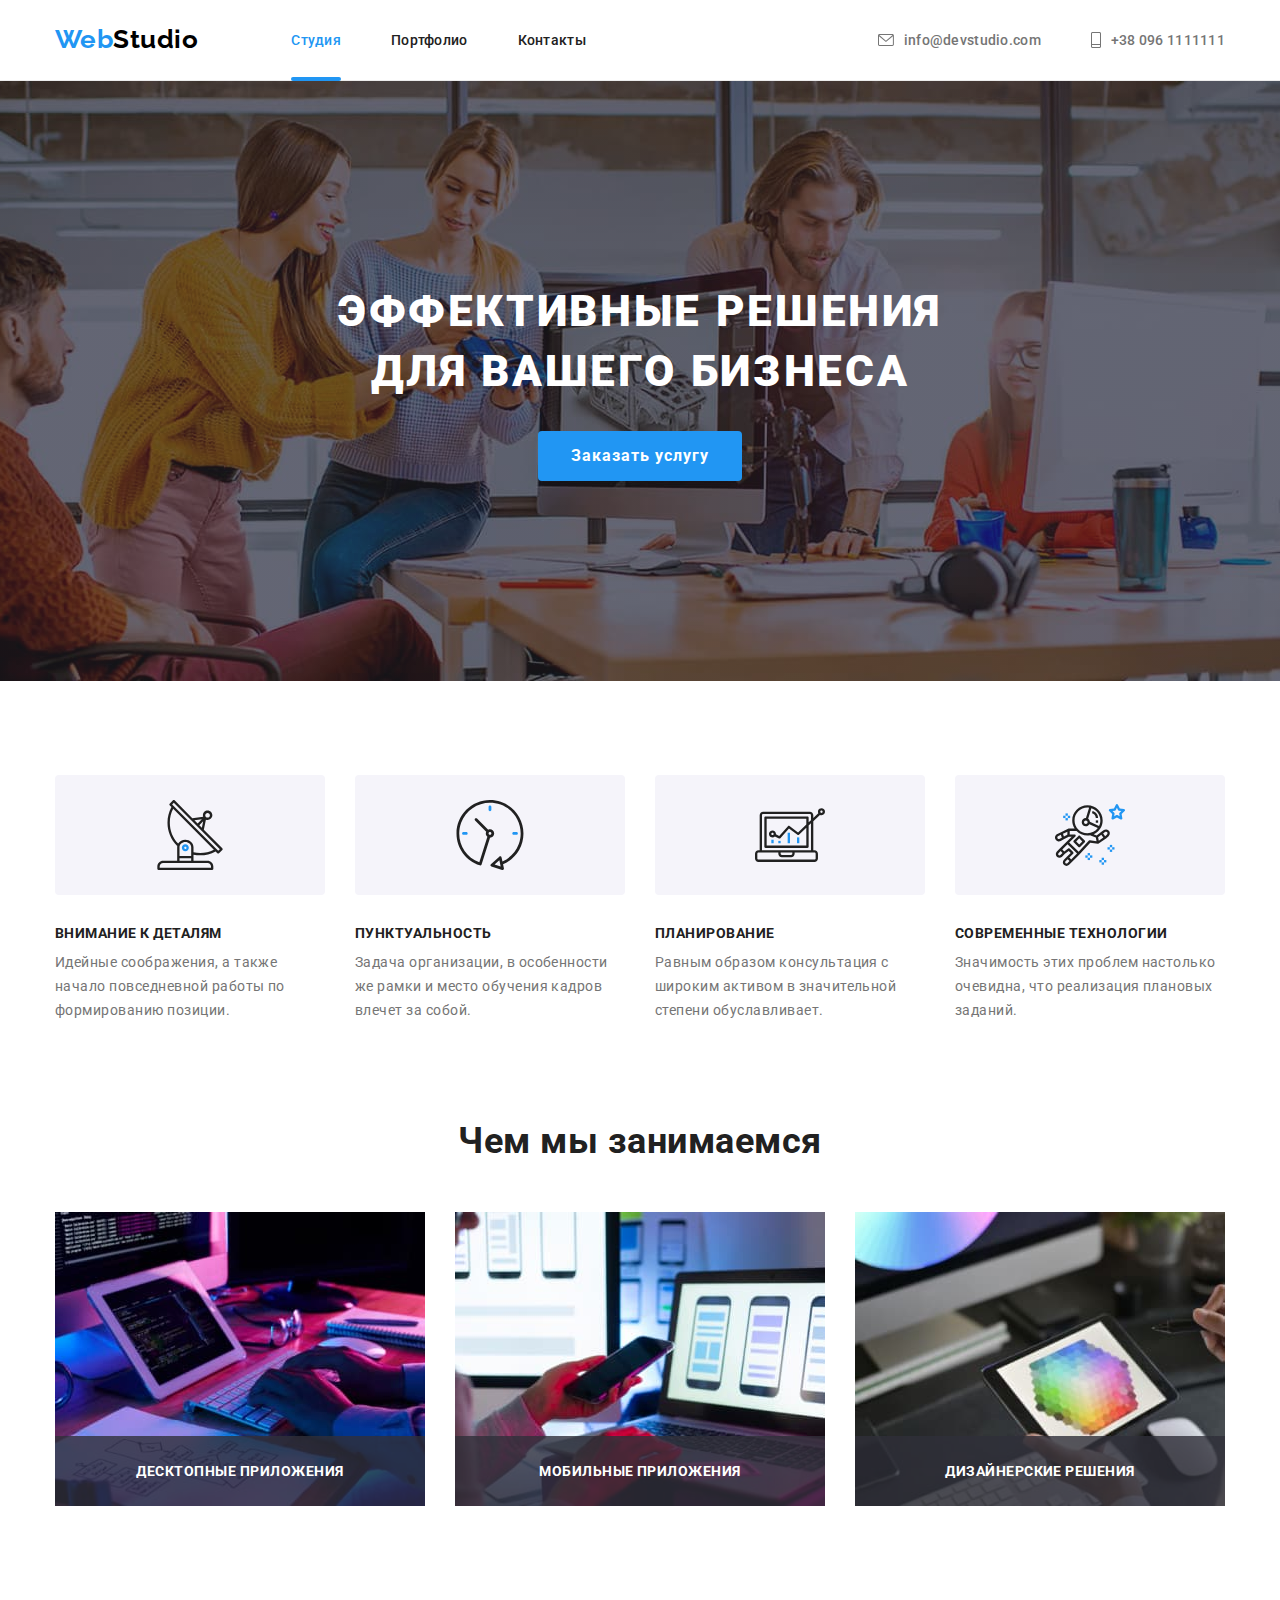
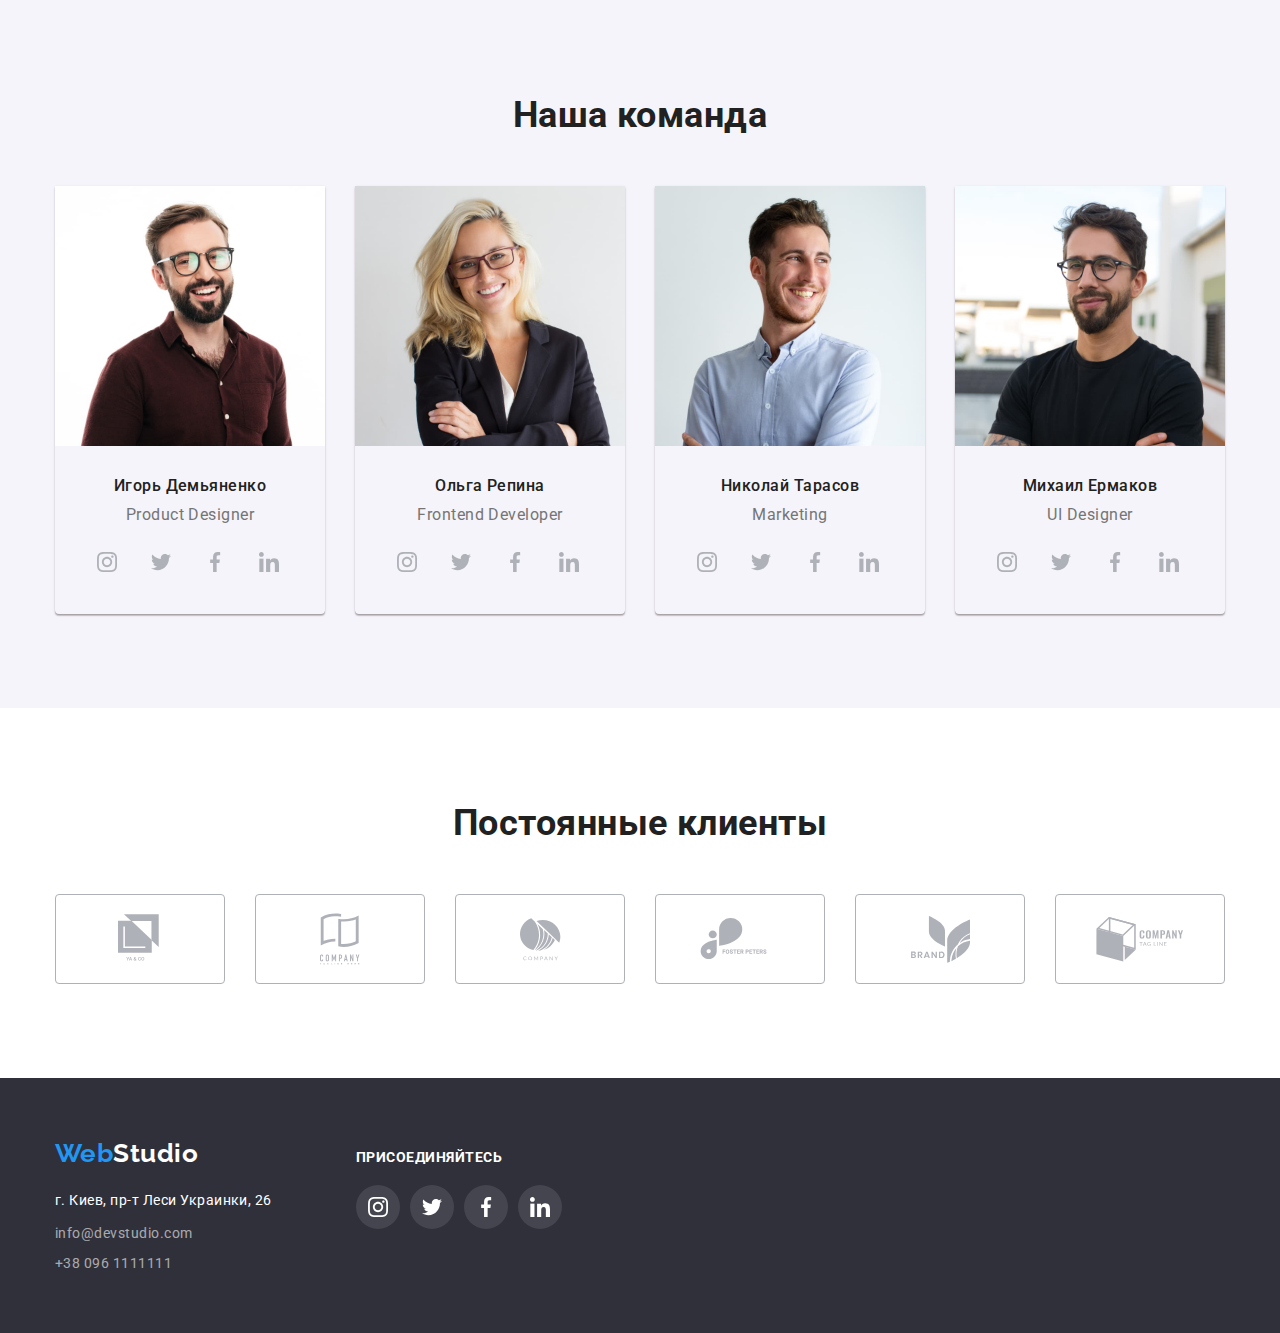
<file: index.html>
<!DOCTYPE html>
<html lang="ru">
<head>
    <meta charset="UTF-8">
    <meta name="viewport" content="width=device-width, initial-scale=1.0">
    <title>Студия</title>
    <link
        href="https://fonts.googleapis.com/css2?family=Oleo+Script&family=Raleway:wght@700&family=Roboto:wght@400;500;700;900&display=swap"
        rel="stylesheet">
    <link rel="stylesheet" href="https://cdnjs.cloudflare.com/ajax/libs/modern-normalize/1.0.0/modern-normalize.min.css">
    <link rel="stylesheet" href="./css/styles.css">
</head>

<body class="page">

    <!--шапка-->
    <header class="header">
        <div class="container">

            <!--навигация по страницам-->
            <nav class="nav">
                <a class="logo link" href="./index.html">Web<span class="logo-black">Studio</span></a>
                <ul class="nav-list list">
                    <li class="nav-list-point">
                        <a class="nav-list-link link current" href="">Студия</a>
                    </li>
                    <li class="nav-list-point">
                        <a class="nav-list-link link" href="./portfolio.html">Портфолио</a>
                    </li>
                    <li class="nav-list-point">
                        <a class="nav-list-link link" href="#">Контакты</a>
                    </li>
                </ul>
            </nav>

            <!--блок контактов-->
            <ul class="contacts-header list">
                <li class="contacts-item">
                    <a class="contacts-link color-contacts link" href="mailto:info@devstudio.com">
                        <svg class="icon" width="16" height="12">
                            <use href="./img/sprite.svg#icon-envelope"></use>
                        </svg>
                        info@devstudio.com
                    </a>
                </li>
                <li class="contacts-item">
                    <a class="contacts-link color-contacts link" href="tel:+380961111111">
                        <svg class="icon" width="10" height="16">
                            <use href="./img/sprite.svg#icon-phone"></use>
                        </svg>
                        +38 096 1111111
                    </a>
                </li>
            </ul>           
        </div>
    </header>
   
    <main>

        <!-- HERO -->
        <section class="hero">
            <div class="container">
                <h1 class="hero-title">Эффективные решения для вашего бизнеса</h1>
                <button type="button" class="hero-button" data-modal-open>Заказать услугу</button>
            </div>
        </section>

        <!-- особенности -->
        <section class="features">
            <div class="container">
                <h2 class="visually-hidden">Особенности</h2> <!--в дальнейшем скрыть этот заголовок-->
                <ul class="features-list list">
                    <li class="features-list-item">
                        <div class="icon-box">
                            <svg class="features-icon">
                                <use href="./img/sprite.svg#icon-antenna"></use>
                            </svg>
                        </div>
                        <h3 class="feature-name">Внимание к деталям</h3>
                        <p class="feature-description">Идейные соображения, а также начало повседневной работы по формированию позиции.</p>
                    </li>
                    <li class="features-list-item">
                        <div class="icon-box">
                            <svg class="features-icon">
                                <use href="./img/sprite.svg#icon-clock"></use>
                            </svg>
                        </div>
                        <h3 class="feature-name">Пунктуальность</h3>
                        <p class="feature-description">Задача организации, в особенности же рамки и место обучения кадров влечет за собой.</p>
                    </li>
                    <li class="features-list-item">
                        <div class="icon-box">
                            <svg class="features-icon">
                                <use href="./img/sprite.svg#icon-diagram"></use>
                            </svg>
                        </div>
                        <h3 class="feature-name">Планирование</h3>
                        <p class="feature-description">Равным образом консультация с широким активом в значительной степени обуславливает.</p>
                    </li>
                    <li class="features-list-item">
                        <div class="icon-box">
                            <svg class="features-icon">
                                <use href="./img/sprite.svg#icon-astronaut"></use>
                            </svg>
                        </div>
                        <h3 class="feature-name">Современные технологии</h3>
                        <p class="feature-description">Значимость этих проблем настолько очевидна, что реализация плановых заданий.</p>
                    </li>
                </ul>
            </div>
        </section>

        <!-- сервисы -->
        <section class="service">
            <div class="container">
                <h2 class="sub-title">Чем мы занимаемся</h2> 
                <ul class="service-list list">
                    <li class="service-list-item">
                        <img src="./img/studio-imgs/img-0.jpg" alt="написание программ" width="370" height="294">
                        <div class="service-name">
                            <p>Десктопные приложения</p>
                        </div>
                    </li>
                    <li class="service-list-item">
                        <img src="./img/studio-imgs/img-1.jpg" alt="создание приложений" width="370" height="294">
                        <div class="service-name">
                            <p>Мобильные приложения</p>
                        </div>
                    </li>
                    <li class="service-list-item">
                        <img src="./img/studio-imgs/img-2.jpg" alt="дизайн" width="370" height="294">
                        <div class="service-name">
                            <p>Дизайнерские решения</p>
                        </div>
                    </li>
                </ul>
            </div>
        </section>

        <!-- команда -->
        <section class="team">
            <div class="container">
                <h2 class="sub-title">Наша команда</h2>
                <ul class="members-list list">
                    <li class="members-item">
                        <img class="member-photo" src="./img/studio-imgs/img-3.jpg" alt="фото Игоря" width="270" height="260">
                        <div class="member-decription">
                            <h3 class="member-name">Игорь Демьяненко</h3>
                            <p class="member-position" lang="en">Product Designer</p>
                            <ul class="social-list list">
                                <li class="social-list-item">
                                    <a class="social-link link" href="#">
                                        <svg class="icon" width="20" height="20">
                                            <use href="./img/sprite.svg#icon-instagram"></use>
                                        </svg>
                                    </a>
                                </li>
                                <li class="social-list-item">
                                    <a class="social-link link" href="#">
                                        <svg class="icon" width="20" height="20">
                                            <use href="./img/sprite.svg#icon-twitter"></use>
                                        </svg>
                                    </a>
                                </li>
                                <li class="social-list-item">
                                    <a class="social-link link" href="#">
                                        <svg class="icon" width="20" height="20">
                                            <use href="./img/sprite.svg#icon-facebook"></use>
                                        </svg>
                                    </a>
                                </li>
                                <li class="social-list-item">
                                    <a class="social-link link" href="#">
                                        <svg class="icon" width="20" height="20">
                                            <use href="./img/sprite.svg#icon-linkedin"></use>
                                        </svg>
                                    </a>
                                </li>
                            </ul>
                        </div>
                    </li>
                    <li class="members-item">               
                        <img class="member-photo" src="./img/studio-imgs/img-4.jpg" alt="фото Ольги" width="270" height="260">
                        <div class="member-decription">
                            <h3 class="member-name">Ольга Репина</h3>
                            <p class="member-position" lang="en">Frontend Developer</p>
                            <ul class="social-list list">
                                <li class="social-list-item">
                                    <a class="social-link link" href="#">
                                        <svg class="icon" width="20" height="20">
                                            <use href="./img/sprite.svg#icon-instagram"></use>
                                        </svg>
                                    </a>
                                </li>
                                <li class="social-list-item">
                                    <a class="social-link link" href="#">
                                        <svg class="soc-icon icon" width="20" height="20">
                                            <use href="./img/sprite.svg#icon-twitter"></use>
                                        </svg>
                                    </a>
                                </li>
                                <li class="social-list-item">
                                    <a class="social-link link" href="#">
                                        <svg class="icon" width="20" height="20">
                                            <use href="./img/sprite.svg#icon-facebook"></use>
                                        </svg>
                                    </a>
                                </li>
                                <li class="social-list-item">
                                    <a class="social-link link" href="#">
                                        <svg class="icon" width="20" height="20">
                                            <use href="./img/sprite.svg#icon-linkedin"></use>
                                        </svg>
                                    </a>
                                </li>
                            </ul>
                        </div>
                    </li>
                    <li class="members-item">
                        <img class="member-photo" src="./img/studio-imgs/img-5.jpg" alt="фото Николая" width="270" height="260">
                        <div class="member-decription">
                            <h3 class="member-name">Николай Тарасов</h3>
                            <p class="member-position" lang="en">Marketing</p>
                            <ul class="social-list list">
                                <li class="social-list-item">
                                    <a class="social-link link" href="#">
                                        <svg class="icon" width="20" height="20">
                                            <use href="./img/sprite.svg#icon-instagram"></use>
                                        </svg>
                                    </a>
                                </li>
                                <li class="social-list-item">
                                    <a class="social-link link" href="#">
                                        <svg class="soc-icon icon" width="20" height="20">
                                            <use href="./img/sprite.svg#icon-twitter"></use>
                                        </svg>
                                    </a>
                                </li>
                                <li class="social-list-item">
                                    <a class="social-link link" href="#">
                                        <svg class="soc-icon icon" width="20" height="20">
                                            <use href="./img/sprite.svg#icon-facebook"></use>
                                        </svg>
                                    </a>
                                </li>
                                <li class="social-list-item">
                                    <a class="social-link link" href="#">
                                        <svg class="icon" width="20" height="20">
                                            <use href="./img/sprite.svg#icon-linkedin"></use>
                                        </svg>
                                    </a>
                                </li>
                            </ul>
                        </div>                        
                    </li>
                    <li class="members-item">
                        <img class="member-photo" src="./img/studio-imgs/img-6.jpg" alt="фото Михаила" width="270" height="260">
                        <div class="member-decription">
                            <h3 class="member-name">Михаил Ермаков</h3>
                            <p class="member-position" lang="en">UI Designer</p>
                            <ul class="social-list list">
                                <li class="social-list-item">
                                    <a class="social-link link" href="#">
                                        <svg class="icon" width="20" height="20">
                                            <use href="./img/sprite.svg#icon-instagram"></use>
                                        </svg>
                                    </a>
                                </li>
                                <li class="social-list-item">
                                    <a class="social-link link" href="#">
                                        <svg class="icon" width="20" height="20">
                                            <use href="./img/sprite.svg#icon-twitter"></use>
                                        </svg>
                                    </a>
                                </li>
                                <li class="social-list-item">
                                    <a class="social-link link" href="#">
                                        <svg class="icon" width="20" height="20">
                                            <use href="./img/sprite.svg#icon-facebook"></use>
                                        </svg>
                                    </a>
                                </li>
                                <li class="social-list-item">
                                    <a class="social-link link" href="#">
                                        <svg class="icon" width="20" height="20">
                                            <use href="./img/sprite.svg#icon-linkedin"></use>
                                        </svg>
                                    </a>
                                </li>
                            </ul>
                        </div>  
                    </li>
                </ul>
            </div>
        </section>

        <!-- наши клиенты -->
        <section class="clients">
            <div class="container">
                <h2 class="sub-title">Постоянные клиенты</h2>
                <ul class="clients-list list">
                    <li class="clients-item">
                        <a class="clients-link" href="#">
                            <svg class="icon"  width="45" height="50">
                                <use href="./img/sprite.svg#icon-logo-1"></use>
                            </svg>
                        </a>
                    </li> 
                    <li class="clients-item">
                        <a class="clients-link" href="#">
                            <svg class="icon" width="40" height="52">
                                <use href="./img/sprite.svg#icon-logo-2"></use>
                            </svg>
                        </a>
                    </li>  
                    <li class="clients-item">
                        <a class="clients-link" href="#">
                            <svg class="icon" width="41" height="43">
                                <use href="./img/sprite.svg#icon-logo-3"></use>
                            </svg>
                        </a>
                    </li>
                    <li class="clients-item">
                        <a class="clients-link" href="#">
                            <svg class="icon" width="80" height="42">
                                <use href="./img/sprite.svg#icon-logo-4"></use>
                            </svg>
                        </a>
                    </li> 
                    <li class="clients-item">
                        <a class="clients-link" href="#">
                            <svg class="icon" width="59" height="47">
                                <use href="./img/sprite.svg#icon-logo-5"></use>
                            </svg>
                        </a>
                    </li>     
                    <li class="clients-item">
                        <a class="clients-link" href="#">
                            <svg class="icon" width="88" height="45">
                                <use href="./img/sprite.svg#icon-logo-6"></use>
                            </svg>
                        </a>
                    </li>
                </ul>
            </div>
        </section>    

    </main>

    <!--подвал-->
    <footer class="footer">
        <div class="container">
            <div class="footer-contacts">
                <a class="logo link" href="./index.html">Web<span class="logo-white">Studio</span></a>
                                
                <!--адрес-->
                <address class="address">
                    <p class="footer-address">
                        г. Киев, пр-т Леси Украинки, 26
                    </p>
                    <ul class="footer-contact-list list">
                        <li class="footer-contact-item">
                            <a class="footer-contact-link link" href="mailto:info@devstudio.com">info@devstudio.com</a>
                        </li>
                        <li class="footer-contact-item">
                            <a class="footer-contact-link link" href="tel:+380961111111">+38 096 1111111</a>
                        </li>
                    </ul> 
                </address>
            </div>
            <div class="footer-social">
                <p class="join">Присоединяйтесь</p>
                <ul class="social-list list">
                    <li class="social-list-item">
                        <a class="social-link link" href="#">
                            <svg class="icon" width="20" height="20">
                                <use href="./img/sprite.svg#icon-instagram"></use>
                            </svg>
                        </a>
                    </li>
                    <li class="social-list-item">
                        <a class="social-link link" href="#">
                            <svg class="icon" width="20" height="20">
                                <use href="./img/sprite.svg#icon-twitter"></use>
                            </svg>
                        </a>
                    </li>
                    <li class="social-list-item">
                        <a class="social-link link" href="#">
                            <svg class="icon" width="20" height="20">
                                <use href="./img/sprite.svg#icon-facebook"></use>
                            </svg>
                        </a>
                    </li>
                    <li class="social-list-item">
                        <a class="social-link link" href="#">
                            <svg class="icon" width="20" height="20">
                                <use href="./img/sprite.svg#icon-linkedin"></use>
                            </svg>
                        </a>
                    </li>
                </ul>
            </div>
        </div>
    </footer>

    <div class="backdrop is-hidden" data-modal>
        <div class="modal">
            <button type="button" class="close-btn" data-modal-close>
                <svg class="icon-close" width="18" height="18">
                    <use href="./img/sprite.svg#icon-close"></use>
                </svg>
            </button>
        </div>
    </div>
<script src="./js/modal.js"></script>
</body>
</html>
</file>
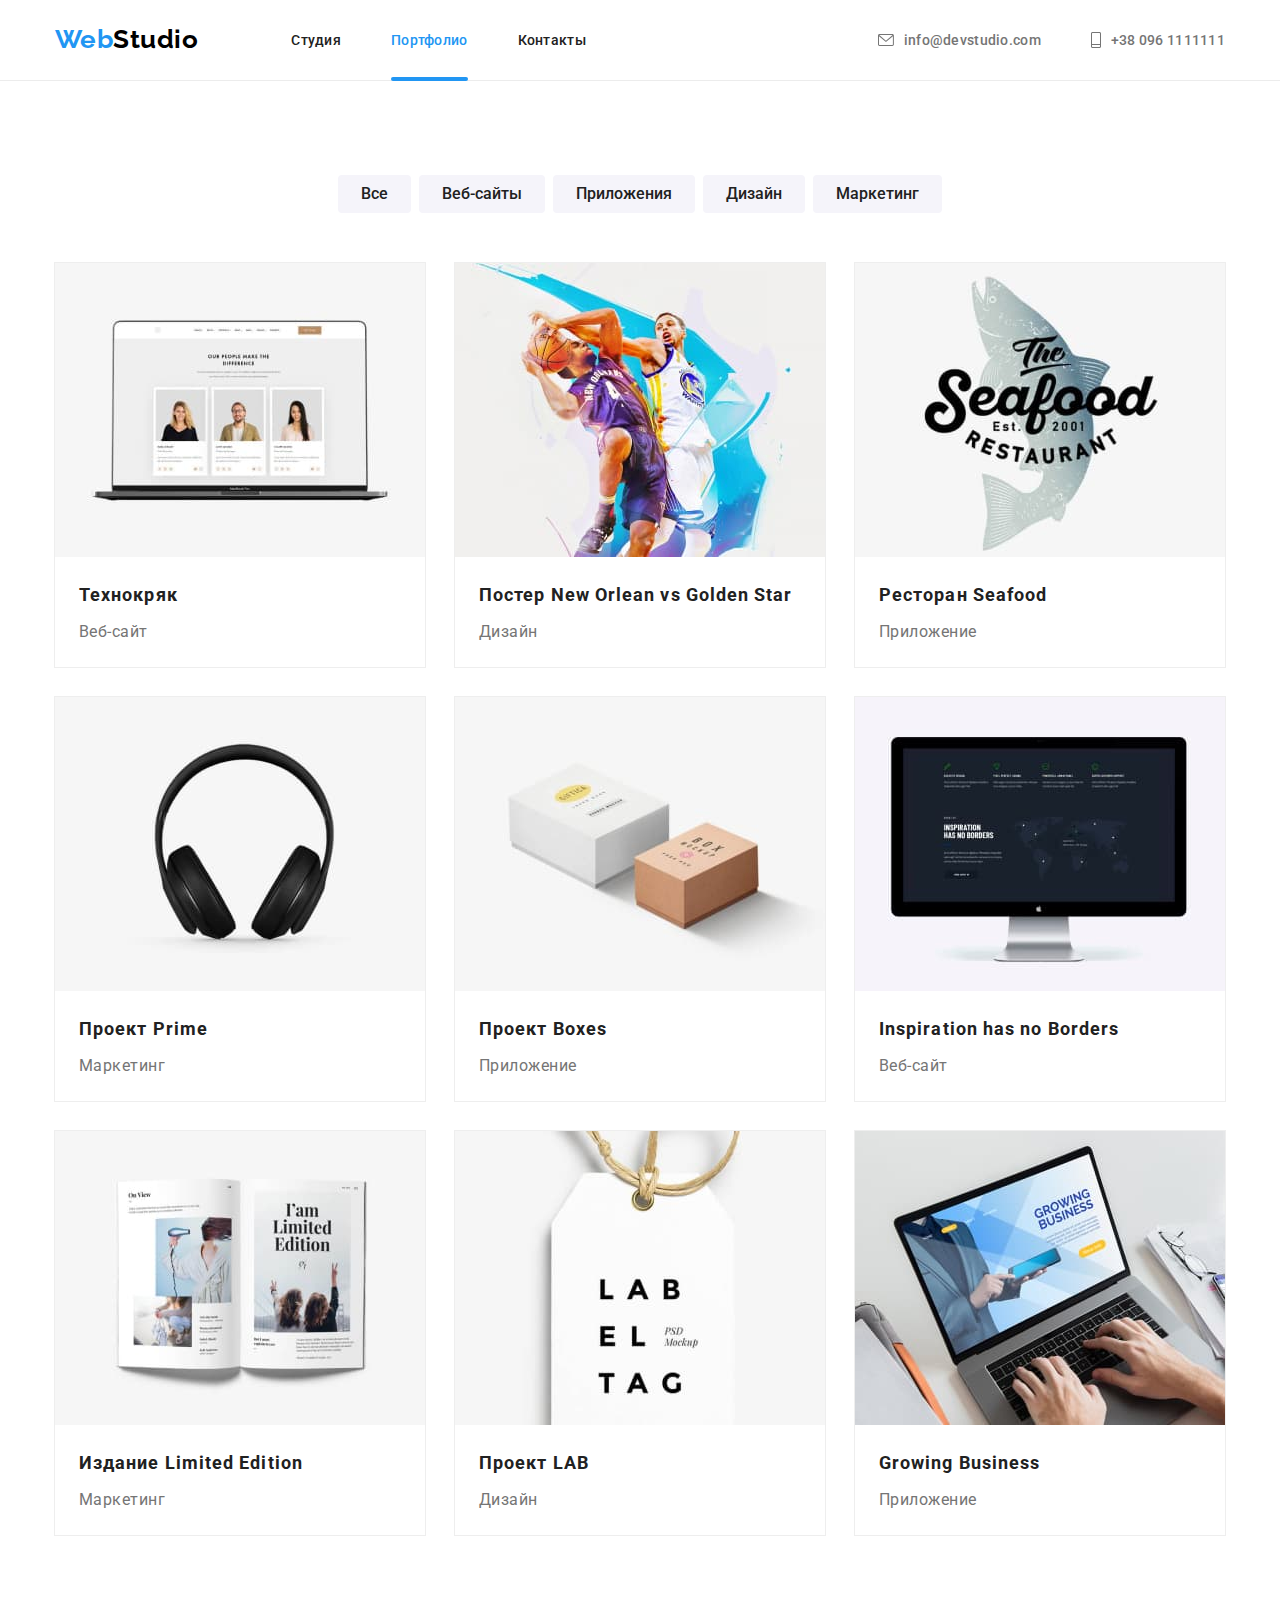
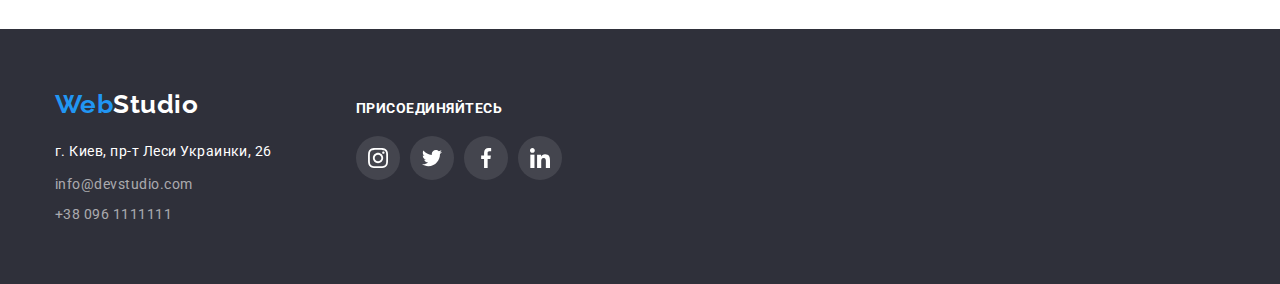
<file: portfolio.html>
<!DOCTYPE html>
<html lang="ru">
<head>
    <meta charset="UTF-8">
    <meta name="viewport" content="width=device-width, initial-scale=1.0">
    <title>Портфолио</title>
    <link rel="preconnect" href="https://fonts.gstatic.com">
    <link
        href="https://fonts.googleapis.com/css2?family=Oleo+Script&family=Raleway:wght@700&family=Roboto:wght@400;500;700;900&display=swap"
        rel="stylesheet">
    <link rel="stylesheet" href="https://cdnjs.cloudflare.com/ajax/libs/modern-normalize/1.0.0/modern-normalize.min.css">
    <link rel="stylesheet" href="./css/styles.css">
</head>
<body class="page">

    <!-- шапка -->
    <header class="header">

        <!--навигация по страницам-->
        <div class="container">
            <nav class="nav">
                <a class="logo link" href="./index.html">Web<span class="logo-black">Studio</span></a>
                    
                <ul class="nav-list list">
                    <li class="nav-list-point">
                        <a class="nav-list-link link" href="./index.html">Студия</a>
                    </li>
                    <li class="nav-list-point">
                        <a class="nav-list-link current link" href="./portfolio.html">Портфолио</a>
                    </li>
                    <li class="nav-list-point">
                        <a class="nav-list-link link" href="#">Контакты</a>
                    </li>
                </ul>
            </nav>

            <!--блок контактов-->                
            <ul class="contacts-header list">
                <li class="contacts-item">
                    <a class="contacts-link color-contacts link" href="mailto:info@devstudio.com">
                        <svg class="icon" width="16" height="12">
                            <use href="./img/sprite.svg#icon-envelope"></use>
                        </svg>
                        info@devstudio.com
                    </a>
                </li>
                <li class="contacts-item">
                    <a class="contacts-link color-contacts link" href="tel:+380961111111">
                        <svg class="icon" width="10" height="16">
                            <use href="./img/sprite.svg#icon-phone"></use>
                        </svg>
                        +38 096 1111111
                    </a>
                </li>
            </ul>
        </div>
    </header>
    
    <main>

    <!-- портфолио -->
    <section class="portfolio">
        <div class="container">
            <h1 class="visually-hidden">Проекты</h1>
            
            <!-- фильтры -->
            <ul class="filter list">
                <li class="filter-item">
                    <button class="btn" type="button">Все</button>                
                </li>
                <li class="filter-item">
                    <button class="btn" type="button">Веб-сайты</button>
                </li>
                <li class="filter-item">
                    <button class="btn" type="button">Приложения</button>
                </li>
                <li class="filter-item">
                    <button class="btn" type="button">Дизайн</button>               
                </li>
                <li class="filter-item">
                    <button class="btn" type="button">Маркетинг</button>               
                </li>
            </ul>
            
            <!-- проекты -->   
            <ul class="examples-list list">
                <li class="example">
                    <a class="example-link link" href="#">
                        <div class="example-img-wrapper">
                            <img class="example-img" src="./img/portfolio-imgs/project-0.jpg" alt="пример сайта" width="370" height="294">
                            <div class="overlay">
                                <p>Технокряк это современная площадка распространения коронавируса. Компании используют эту платформу для цифрового шпионажа и атак на защищённые сервера конкурентов.</p>
                            </div>
                        </div>
                        <div class=example-description>
                            <h2 class="example-name">Технокряк</h2>
                            <p class="example-sort">Веб-сайт</p>
                        </div>
                    </a>
                </li>         
                <li class="example">
                    <a class="example-link link" href="#">
                        <div class="example-img-wrapper">
                            <img class="example-img" src="./img/portfolio-imgs/project-1.jpg" alt="дизайн постера" width="370" height="294">
                            <div class="overlay">
                                <p>Технокряк это современная площадка распространения коронавируса. Компании используют эту платформу для цифрового шпионажа и атак на защищённые сервера конкурентов.</p>
                            </div>
                        </div>
                        <div class=example-description>
                            <h2 class="example-name">Постер <span lang="en">New Orlean vs Golden Star</span></h2>
                            <p class="example-sort">Дизайн</p>
                        </div>
                    </a>
                </li>
                <li class="example">
                    <a class="example-link link" href="#">
                        <div class="example-img-wrapper">
                            <img class="example-img" src="./img/portfolio-imgs/project-2.jpg" alt="логотип приложения" width="370" height="294">
                            <div class="overlay">
                                <p>Технокряк это современная площадка распространения коронавируса. Компании используют эту платформу для цифрового шпионажа и атак на защищённые сервера конкурентов.</p>
                            </div>
                        </div>
                        <div class=example-description>
                            <h2 class="example-name">Ресторан <span lang="en">Seafood</span></h2>
                            <p class="example-sort">Приложение</p>
                        </div>
                    </a>
                </li>
                <li class="example">
                    <a class="example-link link">
                        <div class="example-img-wrapper">
                            <img class="example-img" src="./img/portfolio-imgs/project-3.jpg" alt="изображение наушников" width="370" height="294">
                            <div class="overlay">
                                <p>Технокряк это современная площадка распространения коронавируса. Компании используют эту платформу для цифрового шпионажа и атак на защищённые сервера конкурентов.</p>
                            </div>
                        </div>
                        <div class=example-description>
                            <h2 class="example-name">Проект <span lang="en">Prime</span></h2>
                            <p class="example-sort">Маркетинг</p>
                        </div>
                    </a>
                </li>                            
                <li class="example">
                    <a class="example-link link" href="#">
                        <div class="example-img-wrapper">
                            <img class="example-img" src="./img/portfolio-imgs/project-4.jpg" alt="изображение коробок" width="370" height="294">
                            <div class="overlay">
                                <p>Технокряк это современная площадка распространения коронавируса. Компании используют эту платформу для цифрового шпионажа и атак на защищённые сервера конкурентов.</p>
                            </div>
                        </div>
                        <div class=example-description>
                            <h2 class="example-name">Проект <span lang="en">Boxes</span></h2>
                            <p class="example-sort">Приложение</p>
                        </div>
                    </a>
                </li>                
                <li class="example">
                    <a class="example-link link" href="#">
                        <div class="example-img-wrapper">
                            <img class="example-img" src="./img/portfolio-imgs/project-5.jpg" alt="пример сайта-2" width="370" height="294">
                            <div class="overlay">
                                <p>Технокряк это современная площадка распространения коронавируса. Компании используют эту платформу для цифрового шпионажа и атак на защищённые сервера конкурентов.</p>
                            </div>
                        </div>
                        <div class=example-description>
                            <h2 class="example-name" lang="en">Inspiration has no Borders</h2>
                            <p class="example-sort">Веб-сайт</p>
                        </div>
                    </a>
                </li>       
                <li class="example">
                    <a class="example-link link" href="#">
                        <div class="example-img-wrapper">
                            <img class="example-img" src="./img/portfolio-imgs/project-6.jpg" alt="изображение журнала" width="370"
                            height="294">
                            <div class="overlay">
                                <p>Технокряк это современная площадка распространения коронавируса. Компании используют эту платформу для цифрового шпионажа и атак на защищённые сервера конкурентов.</p>
                            </div>
                        </div>
                        <div class=example-description>
                            <h3 class="example-name">Издание <span lang="en">Limited Edition</span></h3>
                            <p class="example-sort">Маркетинг</p>
                        </div>
                    </a>
                </li>    
                <li class="example">
                    <a class="example-link link" href="#">
                        <div class="example-img-wrapper">
                            <img class="example-img" src="./img/portfolio-imgs/project-7.jpg" alt="лейба" width="370" height="294">
                            <div class="overlay">
                                <p>Технокряк это современная площадка распространения коронавируса. Компании используют эту платформу для цифрового шпионажа и атак на защищённые сервера конкурентов.</p>
                            </div>
                        </div>
                        <div class=example-description>
                            <h2 class="example-name">Проект LAB</h2>
                            <p class="example-sort">Дизайн</p>
                        </div>
                    </a>
                </li>
                <li class="example">
                    <a class="example-link link" href="#">
                        <div class="example-img-wrapper">
                            <img class="example-img" src="./img/portfolio-imgs/project-8.jpg" alt="ноутбук с приложением" width="370" height="294">
                            <div class="overlay">
                                <p>Технокряк это современная площадка распространения коронавируса. Компании используют эту платформу для цифрового шпионажа и атак на защищённые сервера конкурентов.</p>
                            </div>
                        </div>
                        <div class=example-description>
                            <h2 class="example-name" lang="en">Growing Business</h2>
                            <p class="example-sort">Приложение</p>
                        </div>
                    </a>
                </li>  
            </ul>
    </div>
    </section>
    </main>

    <!--подвал-->
    <footer class="footer">
        <div class="container">
            <div class="footer-contacts">
                <a class="logo link" href="./index.html">Web<span class="logo-white">Studio</span></a>
                
                <!--адрес-->
                <address class="address">
                    <p class="footer-address">
                        г. Киев, пр-т Леси Украинки, 26
                    </p>
                    <ul class="footer-contact-list list">
                        <li class="footer-contact-item">
                            <a class="footer-contact-link link" href="mailto:info@devstudio.com">info@devstudio.com</a>
                        </li>
                        <li class="footer-contact-item">
                            <a class="footer-contact-link link" href="tel:+380961111111">+38 096 1111111</a>
                        </li>
                    </ul>
                </address>
            </div>
            <div class="footer-social">
                <p class="join">Присоединяйтесь</p>
                <ul class="social-list list">
                    <li class="social-list-item">
                        <a class="social-link link" href="#">
                            <svg class="icon" width="20" height="20">
                                <use href="./img/sprite.svg#icon-instagram"></use>
                            </svg>
                        </a>
                    </li>
                    <li class="social-list-item">
                        <a class="social-link link" href="#">
                            <svg class="icon" width="20" height="20">
                                <use href="./img/sprite.svg#icon-twitter"></use>
                            </svg>
                        </a>
                    </li>
                    <li class="social-list-item">
                        <a class="social-link link" href="#">
                            <svg class="icon" width="20" height="20">
                                <use href="./img/sprite.svg#icon-facebook"></use>
                            </svg>
                        </a>
                    </li>
                    <li class="social-list-item">
                        <a class="social-link link" href="#">
                            <svg class="icon" width="20" height="20">
                                <use href="./img/sprite.svg#icon-linkedin"></use>
                            </svg>
                        </a>
                    </li>
                </ul>
            </div>
        </div>
    </footer>
</body>
</html>
</file>
<file: css/styles.css>
:root {
  --text-font: "Roboto", sans-serif;
  --main-text-color: #757575;
  --titles-text-color: #212121;
  --accent-color: #2196f3;
  --white-color: #ffffff;
  --black-color: #000000;
  --light-background: #f5f4fa;
  --dark-background: #2f303a;
  --footer-link-color: rgba(255, 255, 255, 0.6);
  --border-color: #afb1b8;
}

/* цвет основного текста #212121 */
/* вторичный текст #757575 */
/* фон #FFFFFF */
/* акцент #2196F3 */
/* вторичный цвет фона #2F303A */
/* белый #FFFFFF */

/* =========СБРОС========== */
h1,
h2,
h3,
h4,
h5,
h6,
p {
  margin: 0;
}

ul,
ol {
  margin: 0;
  padding: 0;
}

img {
  display: block;
}

a {
  display: block;
}

.list {
  list-style: none;
}
.link {
  text-decoration: none;
}

/* =========КОНЕЦ СБРОСА======== */

body {
  font-family: var(--text-font);
  color: var(--main-text-color);
  letter-spacing: 0.03em;
  background: var(--white-color);
}

.container {
  width: 1200px;
  margin-left: auto;
  margin-right: auto;
  padding-left: 15px;
  padding-right: 15px;
  /* outline: 5px solid tomato; */
}
/* ======= HEADER ========== */
.header .container {
  display: flex;
}

.header {
  border-bottom: 1px solid #ececec;
}

.header .logo {
  padding-top: 24px;
  padding-bottom: 25px;
  margin-right: 93px;

  font-family: Raleway;
  font-weight: 700;
  font-size: 26px;
  line-height: 1.192;
  color: var(--accent-color);
}

.nav {
  display: flex;
  align-items: center;
}

.nav-list {
  display: flex;
  align-items: center;
}

.nav-list-point:not(:last-child) {
  position: relative;
  margin-right: 50px;
}

.logo-black {
  color: var(--black-color);
}

.logo-white {
  color: var(--white-color);
}

.nav-list-link,
.contacts-link {
  display: flex;
  align-items: center;

  padding-top: 32px;
  padding-bottom: 32px;

  font-weight: 500;
  font-size: 14px;
  line-height: 1.143;
  letter-spacing: 0.02em;
  color: var(--titles-text-color);
  fill: var(--main-text-color);

  transition: color 250ms cubic-bezier(0.4, 0, 0.2, 1);
}

.color-contacts {
  color: var(--main-text-color);
}

.icon {
  fill: currentColor;
}

.header .icon {
  margin-right: 10px;
}

.nav-list-link:hover,
.nav-list-link:focus,
.contacts-header .contacts-link:hover,
.contacts-header .contacts-link:focus,
.footer-contact-link:hover,
.footer-contact-link:focus {
  color: var(--accent-color);
}

.contacts-header {
  display: flex;
  align-items: center;
  margin-left: auto;
}

.contacts-item:not(:last-child) {
  margin-right: 50px;
}

/* ========= END HEADER ========== */

/* ========= HERO =========== */

.hero {
  padding-top: 200px;
  padding-bottom: 200px;
  background: var(--dark-background);
  background-image: linear-gradient(
      rgba(47, 48, 58, 0.4),
      rgba(47, 48, 58, 0.4)
    ),
    url("../img/studio-imgs/hero-bg.jpg");
  background-repeat: no-repeat;
  background-size: 1600px 600px;
  background-position: 50%;
}

.hero .container {
  width: 696px;
}

.hero-title {
  margin: 0 auto;

  font-weight: 900;
  font-size: 44px;
  line-height: 1.364;

  text-align: center;
  letter-spacing: 0.06em;
  text-transform: uppercase;

  color: var(--white-color);
}

.hero-button {
  display: flex;
  margin-top: 30px;
  margin-left: auto;
  margin-right: auto;

  min-width: 200px;
  height: 50px;
  border-radius: 4px;
  border: none;
  padding: 10px 33px;
  cursor: pointer;

  font-weight: 700;
  font-size: 16px;
  line-height: 1.875;
  align-items: center;
  text-align: center;
  letter-spacing: 0.06em;
  color: var(--white-color);
  background-color: var(--accent-color);
}
/* ========= END HERO ======== */

/* ========= FEATURES ======== */
.features {
  padding-top: 94px;
}

.features-list {
  display: flex;
  justify-content: space-between;
}

.features-list-item {
  width: 270px;
  height: 251px;
}

.features-icon {
  width: 70px;
  height: 70px;
}

.icon-box {
  display: flex;
  justify-content: center;
  align-items: center;
  border-radius: 4px;

  width: 270px;
  height: 120px;
  background-color: var(--light-background);

  margin-bottom: 30px;
}

.feature-name {
  font-weight: 700;
  font-size: 14px;
  line-height: 1.143;
  text-transform: uppercase;

  color: var(--titles-text-color);
}

.feature-description {
  margin-top: 10px;

  font-weight: normal;
  font-size: 14px;
  line-height: 1.714;
}
/* ========= END FEATURES ======== */

/* ========= SERVISES ======== */
.service {
  padding-top: 94px;
  padding-bottom: 94px;
}

.service-list {
  display: flex;
  margin-top: 50px;

  justify-content: space-between;
}

.service-list-item {
  position: relative;
  width: 370px;
  height: 294px;
}

.service-name {
  position: absolute;
  bottom: 0;

  padding: 27px;

  width: 370px;
  height: 70px;
  background: rgba(47, 48, 58, 0.8);
  font-weight: 700;
  font-size: 14px;
  line-height: 1.143;
  text-align: center;
  text-transform: uppercase;
  color: var(--white-color);
}

/* ========= END SERVISES  ======== */

/* ========= ABOUT TEAM ======== */

.team {
  padding-bottom: 94px;
  padding-top: 94px;
  background: var(--light-background);
}

.members-list {
  display: flex;
  margin-top: 50px;
}

.member-decription {
  padding: 30px;
}

.members-item:not(:last-child) {
  margin-right: 30px;
}

.members-item {
  box-shadow: 0px 1px 3px rgba(0, 0, 0, 0.12), 0px 1px 1px rgba(0, 0, 0, 0.14),
    0px 2px 1px rgba(70, 44, 44, 0.2);
  border-radius: 0px 0px 4px 4px;
}

.member-name {
  font-weight: 500;
  font-size: 16px;
  line-height: 1.188;
  text-align: center;

  color: var(--titles-text-color);
}

.member-position {
  margin-top: 10px;

  font-size: 16px;
  line-height: 1.188;
  text-align: center;
}

/* ========= END ABOUT TEAM ======== */

/* ========= CLIENTS ======== */
.clients {
  padding-top: 94px;
  padding-bottom: 94px;
}

.clients-list {
  display: flex;
  margin-top: 50px;
}

.clients-item {
  width: 170px;
  height: 90px;
}

.clients-item:not(:last-child) {
  margin-right: 30px;
}

.clients-link {
  display: flex;
  justify-content: center;
  align-items: center;

  width: 100%;
  height: 100%;
  border: 1px solid var(--border-color);
  border-radius: 4px;
  color: var(--border-color);
  transition: border-color 250ms cubic-bezier(0.4, 0, 0.2, 1),
    color 250ms cubic-bezier(0.4, 0, 0.2, 1);
}

.clients-link:hover,
.clients-link:focus {
  border-color: var(--accent-color);
  color: var(--accent-color);
}

/* ========= END CLIENTS ======== */

/* ========= FOOTER CONTACTS ======== */
.footer .container {
  display: flex;
  align-items: baseline;
}

.footer {
  padding-top: 60px;
  padding-bottom: 60px;
  min-height: 252px;
  background: var(--dark-background);
}

.footer .logo {
  font-family: Raleway;
  font-weight: 700;
  font-size: 26px;
  line-height: 1.192;
  color: var(--accent-color);
}

.footer-address {
  font-size: 14px;
  line-height: 1.714;
  color: var(--white-color);
}

.address {
  font-style: normal;
  margin-top: 20px;
}

.footer-contacts {
  margin-right: 70px;
}

.footer-contact-item {
  margin-top: 9px;
}

.footer-contact-item {
  width: 231px;
  height: 21px;
}
.footer-contact-link {
  display: inline-block;
  font-size: 14px;
  line-height: 1.714;
  color: var(--white-color);
  color: var(--footer-link-color);
  font-style: normal;

  width: 100%;
  height: 100%;
  transition: color 250ms cubic-bezier(0.4, 0, 0.2, 1);
}

.join {
  font-weight: 700;
  font-size: 14px;
  line-height: 1.142;
  text-transform: uppercase;

  color: var(--white-color);

  margin-bottom: 20px;
}

.footer .social-link {
  background-color: rgba(255, 255, 255, 0.1);
  color: var(--white-color);
  transition: background-color 250ms cubic-bezier(0.4, 0, 0.2, 1);
}

/* ========= END FOOTER CONTACTS ======== */

/* PORTFOLIO */

/* =======BUTTONS========= */

.filter {
  display: flex;
  justify-content: center;
  margin-bottom: 50px;
}

.filter-item:not(:last-child) {
  margin-right: 8px;
}

.btn {
  min-width: 73px;
  border-radius: 4px;
  border: none;
  padding: 6px 23px;

  cursor: pointer;

  font-family: inherit;
  font-weight: 500;
  font-size: 16px;
  line-height: 1.625;
  text-align: center;
  color: var(--titles-text-color);
  background: var(--light-background);
  transition: color 250ms cubic-bezier(0.4, 0, 0.2, 1),
    background-color 250ms cubic-bezier(0.4, 0, 0.2, 1),
    box-shadow 250ms cubic-bezier(0.4, 0, 0.2, 1);
}

.btn:hover,
.btn:focus {
  color: var(--white-color);
  background: var(--accent-color);
  box-shadow: 0px 3px 1px rgba(0, 0, 0, 0.1), 0px 1px 2px rgba(0, 0, 0, 0.08),
    0px 2px 2px rgba(0, 0, 0, 0.12);
  border-radius: 4px;
}

/* =======END BUTTONS======= */

/* ======== PROJECTS =========*/

.example-img-wrapper {
  position: relative;
  overflow: hidden;
}

.overlay {
  position: absolute;
  top: 0;
  left: 0;
  width: 100%;
  height: 100%;

  padding: 63px 24px;
  font-size: 18px;
  line-height: 1.56;

  overflow: auto;

  background-color: rgba(33, 150, 243, 0.9);
  color: var(--white-color);

  transform: translateY(101%);
  transition: transform 250ms cubic-bezier(0.4, 0, 0.2, 1);
}

.example-link:hover .overlay,
.example-link:focus .overlay {
  transform: translateY(0);
}

.portfolio {
  padding-top: 94px;
  padding-bottom: 94px;
}

.example-description {
  padding: 20px 24px;
}

.examples-list {
  display: flex;
  flex-wrap: wrap;
  margin: -15px;
}

.example {
  outline: 1px solid #eeeeee;
  margin: 15px;
  width: 370px;
  height: 404px;

  transition: box-shadow 250ms cubic-bezier(0.4, 0, 0.2, 1);
}

.example:hover,
.example:focus {
  box-shadow: 0px 1px 1px rgba(0, 0, 0, 0.12), 0px 4px 4px rgba(0, 0, 0, 0.06),
    1px 4px 6px rgba(0, 0, 0, 0.16);
}

.example-link {
  color: inherit;
  width: 100%;
  height: 100%;
}

.example-name {
  margin-bottom: 4px;

  font-weight: 700;
  font-size: 18px;
  line-height: 2;
  letter-spacing: 0.06em;
  color: var(--titles-text-color);
}
.example-sort {
  font-size: 16px;
  line-height: 1.875;
}

/* ======== END PROJECTS =========*/

/* ========= OTHERS ======== */
.social-list {
  display: flex;
}

.social-list-item:not(:last-child) {
  margin-right: 10px;
}

.team .social-list {
  margin-top: 16px;
  width: 206px;
}

.social-list-item {
  width: 44px;
  height: 44px;
}

.social-link {
  display: flex;
  justify-content: center;
  align-items: center;
  width: 100%;
  height: 100%;

  color: var(--border-color);
  background-color: transparent;
  border-radius: 50%;
  transition: color 250ms cubic-bezier(0.4, 0, 0.2, 1),
    background-color 250ms cubic-bezier(0.4, 0, 0.2, 1);
}

.social-link:hover,
.social-link:focus {
  background-color: var(--accent-color);
  color: var(--white-color);
}

.sub-title {
  font-weight: 700;
  font-size: 36px;
  line-height: 1.167;
  text-align: center;

  color: var(--titles-text-color);
}

.current {
  color: var(--accent-color);
}

.current::after {
  position: absolute;
  bottom: -1px;

  display: block;
  content: "";
  width: 100%;
  height: 4px;
  border-radius: 2px;
  background-color: var(--accent-color);
}

.visually-hidden {
  position: absolute !important;
  clip: rect(1px 1px 1px 1px); /* IE6, IE7 */
  clip: rect(1px, 1px, 1px, 1px);
  padding: 0 !important;
  border: 0 !important;
  height: 1px !important;
  width: 1px !important;
  overflow: hidden;
}

.backdrop {
  position: fixed;
  top: 0;
  left: 0;
  width: 100%;
  height: 100%;
  background-color: rgba(0, 0, 0, 0.2);
  opacity: 1;

  transition: all 250ms cubic-bezier(0.4, 0, 0.2, 1);
}

.modal {
  position: absolute;
  left: 50%;
  top: 50%;
 
  width: 528px;
  height: 581px;
  background-color: var(--white-color);
  box-shadow: 0px 1px 3px rgba(0, 0, 0, 0.12), 0px 1px 1px rgba(0, 0, 0, 0.14),
    0px 2px 1px rgba(0, 0, 0, 0.2);
  border-radius: 4px;

  transform: translate(-50%, -50%) scale(1);
  opacity: 1;
  transition: opacity 250ms cubic-bezier(0.4, 0, 0.2, 1),
  transform 250ms cubic-bezier(0.4, 0, 0.2, 1);
}

.close-btn {
  position: absolute;
  top: 8px;
  right: 8px;

  display: flex;
  justify-content: center;
  align-items: center;
  width: 30px;
  height: 30px;

  background: var(--white-color);
  border: 1px solid rgba(0, 0, 0, 0.1);
  border-radius: 50%;
  box-sizing: border-box;
  cursor: pointer;
}

.backdrop.is-hidden {
  opacity: 0;
  visibility: hidden;
  pointer-events: none;
}


.backdrop.is-hidden .modal {
  opacity: 0;
  transform: translate(-50%, -50%) scale(0.5) ;
}
</file>
